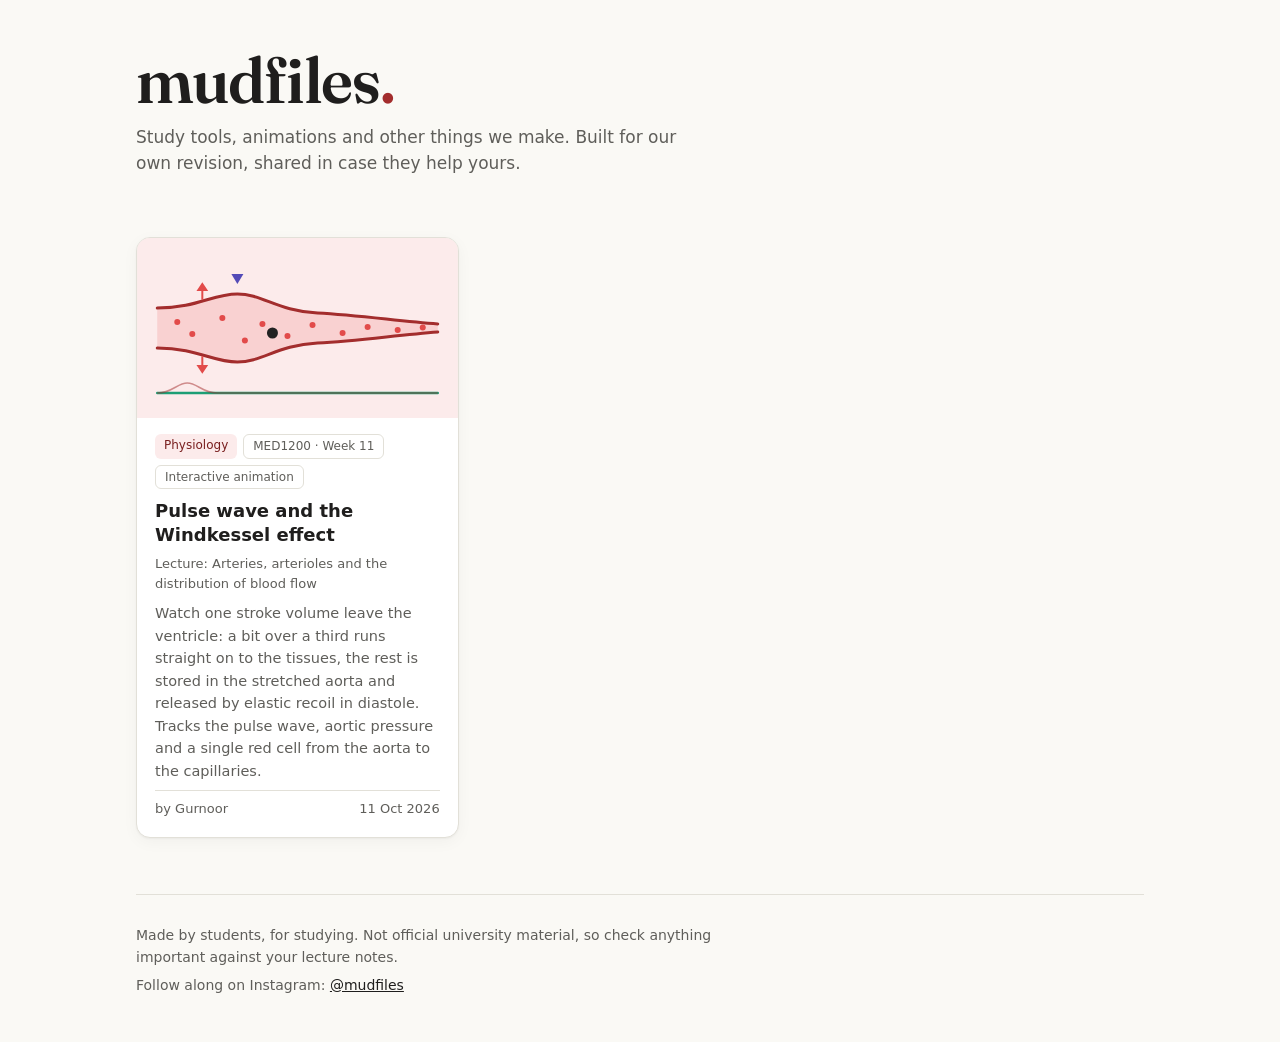
<file: index.html>
<!doctype html>
<html lang="en">
<head>
<meta charset="utf-8">
<meta name="viewport" content="width=device-width, initial-scale=1">
<title>mudfiles</title>
<meta name="description" content="Study tools, animations and other things we make.">
<meta property="og:title" content="mudfiles">
<meta property="og:description" content="Study tools, animations and other things we make.">
<link rel="preconnect" href="https://fonts.googleapis.com">
<link rel="preconnect" href="https://fonts.gstatic.com" crossorigin>
<link href="https://fonts.googleapis.com/css2?family=Fraunces:opsz,wght@9..144,600&display=swap" rel="stylesheet">
<link rel="stylesheet" href="style.css">
</head>
<body>
<div class="wrap">

  <header>
    <h1 class="wordmark">mudfiles<span>.</span></h1>
    <p class="tagline">Study tools, animations and other things we make. Built for our own revision, shared in case they help yours.</p>
  </header>

  <nav class="filters" id="filters" aria-label="Filter by subject"></nav>

  <main class="grid" id="grid"></main>

  <footer>
    <p>Made by students, for studying. Not official university material, so check anything important against your lecture notes.</p>
    <p>Follow along on Instagram: <a href="https://www.instagram.com/mudfiles/">@mudfiles</a></p>
  </footer>

</div>

<script src="posts.js"></script>
<script>
  // Builds the subject filter buttons and the post cards from the POSTS list in posts.js.
  const grid = document.getElementById('grid');
  const filters = document.getElementById('filters');

  // Only academic posts for now. Change to show music later.
  const visible = POSTS
    .filter(p => p.category === 'academic')
    .sort((a, b) => b.date.localeCompare(a.date));

  const subjects = ['All', ...new Set(visible.map(p => p.subject))];
  let current = 'All';

  function el(tag, cls, text) {
    const e = document.createElement(tag);
    if (cls) e.className = cls;
    if (text) e.textContent = text;
    return e;
  }

  function formatDate(iso) {
    return new Date(iso + 'T00:00:00').toLocaleDateString('en-AU', { day: 'numeric', month: 'short', year: 'numeric' });
  }

  function renderFilters() {
    filters.innerHTML = '';
    if (subjects.length <= 2) return; // no point filtering with one subject
    subjects.forEach(s => {
      const b = el('button', 'chip', s);
      b.setAttribute('aria-pressed', s === current);
      b.onclick = () => { current = s; renderFilters(); renderGrid(); };
      filters.appendChild(b);
    });
  }

  function renderGrid() {
    grid.innerHTML = '';
    const list = visible.filter(p => current === 'All' || p.subject === current);
    if (!list.length) { grid.appendChild(el('p', 'empty', 'Nothing here yet.')); return; }

    list.forEach(p => {
      const card = el('a', 'card');
      card.href = p.path;

      if (p.thumb) {
        const img = el('img', 'thumb');
        img.src = p.thumb;
        img.alt = '';
        img.loading = 'lazy';
        card.appendChild(img);
      }

      const body = el('div', 'body');
      const tags = el('div', 'tags');
      tags.appendChild(el('span', 'tag', p.subject));
      if (p.course) tags.appendChild(el('span', 'tag plain', p.course));
      if (p.type) tags.appendChild(el('span', 'tag plain', p.type));
      body.appendChild(tags);

      body.appendChild(el('h2', '', p.title));
      if (p.lecture) body.appendChild(el('p', 'lecture', 'Lecture: ' + p.lecture));
      body.appendChild(el('p', 'desc', p.description));

      const meta = el('div', 'meta');
      meta.appendChild(el('span', '', 'by ' + p.author));
      meta.appendChild(el('span', '', formatDate(p.date)));
      body.appendChild(meta);

      card.appendChild(body);
      grid.appendChild(card);
    });
  }

  renderFilters();
  renderGrid();
</script>
</body>
</html>
</file>
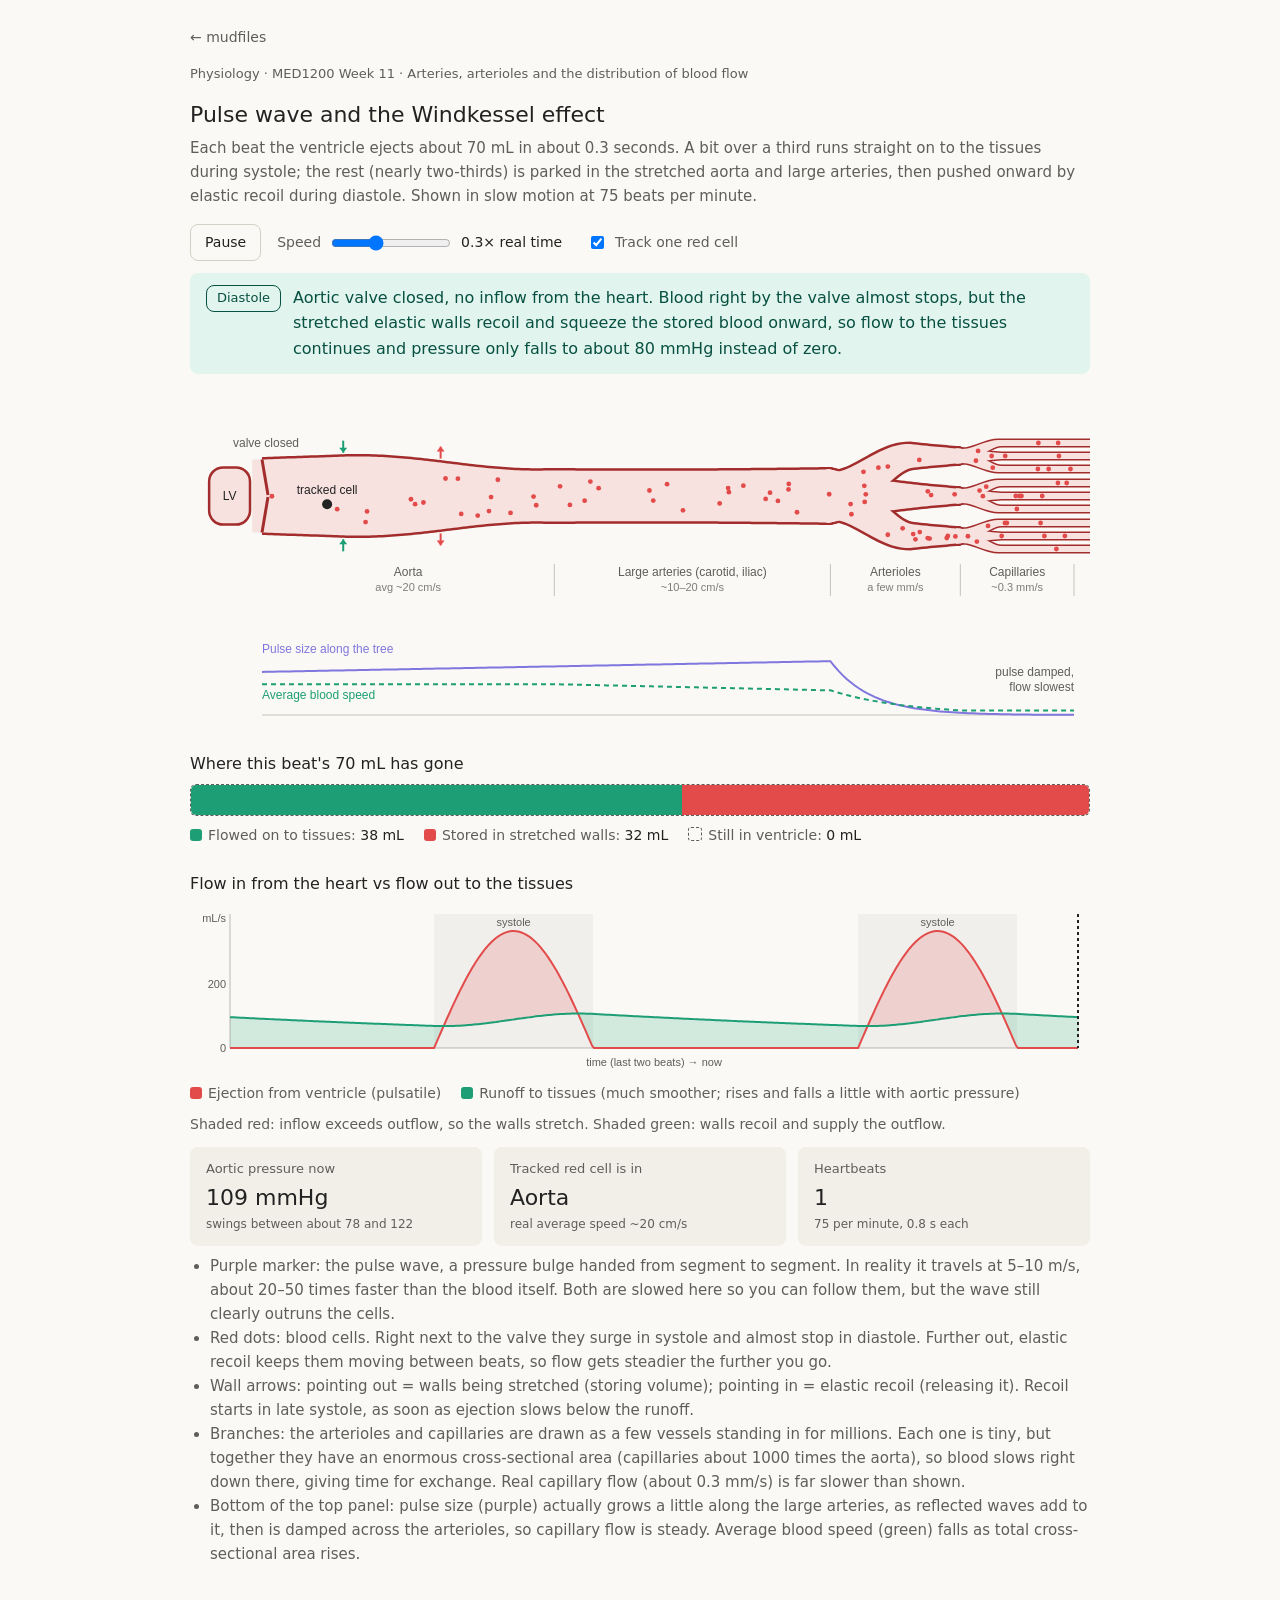
<file: academic/pulse-wave-windkessel/index.html>
<!doctype html>
<html lang="en">
<head>
<meta charset="utf-8">
<meta name="viewport" content="width=device-width, initial-scale=1">
<title>Pulse wave and Windkessel · mudfiles</title>
<meta name="description" content="Interactive animation of the pulse wave and the Windkessel effect in the aorta and large arteries.">
<style>
:root{--bg:#faf9f5;--card:#f1efe8;--text:#222;--muted:#5f5e5a;--border:#d3d1c7;--out:#1D9E75;--st:#E24B4A;--sysbg:#FCEBEB;--systx:#791F1F;--diabg:#E1F5EE;--diatx:#085041;}
@media (prefers-color-scheme: dark){:root{--bg:#1f1e1d;--card:#2c2c2a;--text:#eee;--muted:#b4b2a9;--border:#444441;--out:#5DCAA5;--st:#F09595;--sysbg:#501313;--systx:#F7C1C1;--diabg:#04342C;--diatx:#9FE1CB;}}
body{margin:0;background:var(--bg);color:var(--text);font-family:system-ui,-apple-system,"Segoe UI",sans-serif;line-height:1.6;}
main{max-width:900px;margin:0 auto;padding:24px 16px;}
h1{font-size:22px;font-weight:500;margin:0 0 4px;}
h2{font-size:16px;font-weight:500;margin:24px 0 8px;}
p.sub{color:var(--muted);margin:0 0 16px;font-size:15px;}
.controls{display:flex;flex-wrap:wrap;align-items:center;gap:16px;margin:0 0 12px;font-size:14px;color:var(--muted);}
button{font:inherit;font-size:14px;padding:6px 14px;border-radius:8px;border:1px solid var(--border);background:transparent;color:var(--text);cursor:pointer;}
button:hover{background:var(--card);}
label{display:flex;align-items:center;gap:8px;}
canvas{width:100%;display:block;}
.phase{display:flex;gap:12px;align-items:flex-start;padding:12px 16px;border-radius:8px;margin-bottom:8px;min-height:52px;}
.pill{font-size:13px;font-weight:500;padding:2px 10px;border-radius:8px;border:1px solid currentColor;white-space:nowrap;}
.phase.sys{background:var(--sysbg);color:var(--systx);}
.phase.dia{background:var(--diabg);color:var(--diatx);}
.bar{position:relative;height:30px;border:1px dashed var(--muted);border-radius:6px;overflow:hidden;display:flex;}
.seg{height:100%;}
.seg.out{background:var(--out);}
.seg.st{background:var(--st);}
.legend{display:flex;flex-wrap:wrap;gap:8px 20px;font-size:14px;color:var(--muted);margin-top:8px;}
.legend span b{color:var(--text);font-weight:500;}
.sw{display:inline-block;width:12px;height:12px;border-radius:3px;vertical-align:-1px;margin-right:6px;}
.grid{display:grid;grid-template-columns:repeat(auto-fit,minmax(170px,1fr));gap:12px;margin-top:12px;}
.m{background:var(--card);border-radius:8px;padding:12px 16px;}
.m .l{font-size:13px;color:var(--muted);}
.m .v{font-size:22px;font-weight:500;}
.m .s{font-size:12px;color:var(--muted);}
.mf-back{display:inline-block;font-size:14px;color:var(--muted);text-decoration:none;margin:0 0 16px;}
.mf-back:hover{color:var(--text);}
.mf-src{font-size:13px;color:var(--muted);margin:0 0 12px;}
ul{font-size:15px;color:var(--muted);padding-left:20px;margin-top:8px;}
</style>
</head>
<body>
<main>
<a class="mf-back" href="../../">&larr; mudfiles</a>
<p class="mf-src">Physiology &middot; MED1200 Week 11 &middot; Arteries, arterioles and the distribution of blood flow</p>
<h1>Pulse wave and the Windkessel effect</h1>
<p class="sub">Each beat the ventricle ejects about 70 mL in about 0.3 seconds. A bit over a third runs straight on to the tissues during systole; the rest (nearly two-thirds) is parked in the stretched aorta and large arteries, then pushed onward by elastic recoil during diastole. Shown in slow motion at 75 beats per minute.</p>

<div class="controls">
  <button id="pp">Pause</button>
  <label>Speed <input type="range" id="spd" min="0.05" max="0.75" step="0.05" value="0.3" style="width:120px;"><span id="spdo" style="min-width:110px;color:var(--text);font-weight:500;">0.3× real time</span></label>
  <label><input type="checkbox" id="trk" checked> Track one red cell</label>
</div>

<div id="phase" class="phase sys"><span class="pill" id="pill">Systole</span><span id="ptxt"></span></div>
<canvas id="cv" style="height:345px;"></canvas>

<h2>Where this beat's 70 mL has gone</h2>
<div class="bar"><div class="seg out" id="bOut"></div><div class="seg st" id="bSt"></div></div>
<div class="legend">
  <span><i class="sw" style="background:var(--out)"></i>Flowed on to tissues: <b id="vOut">0 mL</b></span>
  <span><i class="sw" style="background:var(--st)"></i>Stored in stretched walls: <b id="vSt">0 mL</b></span>
  <span><i class="sw" style="border:1px dashed var(--muted)"></i>Still in ventricle: <b id="vLV">70 mL</b></span>
</div>

<h2>Flow in from the heart vs flow out to the tissues</h2>
<canvas id="cv2" style="height:170px;"></canvas>
<div class="legend">
  <span><i class="sw" style="background:var(--st)"></i>Ejection from ventricle (pulsatile)</span>
  <span><i class="sw" style="background:var(--out)"></i>Runoff to tissues (much smoother; rises and falls a little with aortic pressure)</span>
  <span>Shaded red: inflow exceeds outflow, so the walls stretch. Shaded green: walls recoil and supply the outflow.</span>
</div>

<div class="grid">
  <div class="m"><div class="l">Aortic pressure now</div><div class="v" id="mp">0 mmHg</div><div class="s" id="mps"></div></div>
  <div class="m"><div class="l">Tracked red cell is in</div><div class="v" id="mb">Aorta</div><div class="s" id="mbs"></div></div>
  <div class="m"><div class="l">Heartbeats</div><div class="v" id="mh">1</div><div class="s">75 per minute, 0.8 s each</div></div>
</div>
<ul>
  <li>Purple marker: the pulse wave, a pressure bulge handed from segment to segment. In reality it travels at 5–10 m/s, about 20–50 times faster than the blood itself. Both are slowed here so you can follow them, but the wave still clearly outruns the cells.</li>
  <li>Red dots: blood cells. Right next to the valve they surge in systole and almost stop in diastole. Further out, elastic recoil keeps them moving between beats, so flow gets steadier the further you go.</li>
  <li>Wall arrows: pointing out = walls being stretched (storing volume); pointing in = elastic recoil (releasing it). Recoil starts in late systole, as soon as ejection slows below the runoff.</li>
  <li>Branches: the arterioles and capillaries are drawn as a few vessels standing in for millions. Each one is tiny, but together they have an enormous cross-sectional area (capillaries about 1000 times the aorta), so blood slows right down there, giving time for exchange. Real capillary flow (about 0.3 mm/s) is far slower than shown.</li>
  <li>Bottom of the top panel: pulse size (purple) actually grows a little along the large arteries, as reflected waves add to it, then is damped across the arterioles, so capillary flow is steady. Average blood speed (green) falls as total cross-sectional area rises.</li>
</ul>
</main>
<script>
const $=id=>document.getElementById(id);
const cv=$('cv'),ctx=cv.getContext('2d'),cv2=$('cv2'),c2=cv2.getContext('2d');
let W=680,H=345,W2=680,H2=170;
function rs(){const d=window.devicePixelRatio||1;W=cv.clientWidth;cv.width=W*d;cv.height=H*d;ctx.setTransform(d,0,0,d,0,0);W2=cv2.clientWidth;cv2.width=W2*d;cv2.height=H2*d;c2.setTransform(d,0,0,d,0,0);}
rs();window.addEventListener('resize',rs);

// Colours, re-read if the system switches between light and dark mode
const mq=window.matchMedia('(prefers-color-scheme: dark)');
let dark,txt,txp,wallC,lumC,cellC,waveC,envC,outC,stC;
function setColours(){dark=mq.matches;txt=dark?'#b4b2a9':'#5f5e5a';txp=dark?'#eeeeee':'#222222';wallC=dark?'#F09595':'#A32D2D';lumC=dark?'#4a2827':'#f7e2df';cellC=dark?'#F09595':'#E24B4A';waveC=dark?'#AFA9EC':'#534AB7';envC=dark?'#AFA9EC':'#7F77DD';outC=dark?'#5DCAA5':'#1D9E75';stC=dark?'#F09595':'#E24B4A';}
setColours();mq.addEventListener('change',setColours);

// Physiology in real time: 75 beats/min, 70 mL stroke volume, 0.3 s ejection
const T=0.8,TS=0.3,SV=70,QM=SV/T;
// Two-element Windkessel: the big arteries act as one elastic chamber (compliance CP, mL/mmHg)
// draining through the arterioles (resistance RP, mmHg·s/mL). Gives about 120/80 mmHg.
const RP=1.13,CP=1.02;
// Drawing speeds in tube-lengths per second: pulse wave and average aortic blood speed (both slowed, ratio kept realistic)
const C=0.84,V0=0.06,CY=114;
const ph=s=>((s%T)+T)%T;
function Qin(tau){return tau<TS?SV*Math.PI/(2*TS)*Math.sin(Math.PI*tau/TS):0;}
function Ein(tau){return tau<TS?SV/2*(1-Math.cos(Math.PI*tau/TS)):SV;}
// Run the Windkessel for 40 beats so it settles, keeping the last beat's pressure and cumulative outflow
const NS=800,PA=new Float32Array(NS),OA=new Float32Array(NS);
(function(){let P=90;const dt=T/NS/10;for(let cyc=0;cyc<40;cyc++){let out=0;for(let i=0;i<NS;i++){PA[i]=P;OA[i]=out;for(let j=0;j<10;j++){const q=P/RP;out+=q*dt;P+=(Qin((i*10+j)*dt)-q)/CP*dt;}}}})();
const at=(arr,tau)=>arr[Math.min(NS-1,Math.floor(tau/T*NS))];
const P=tau=>at(PA,tau),Qout=tau=>P(tau)/RP;
const Out=tau=>Math.min(at(OA,tau),Ein(tau)); // this beat's blood that has flowed on
const Vst=tau=>Ein(tau)-Out(tau);              // this beat's blood stored in the stretched walls
let PMIN=1e9,PMAX=0,TPK=0;PA.forEach((p,i)=>{if(p<PMIN)PMIN=p;if(p>PMAX){PMAX=p;TPK=i/NS*T;}});
const pn=tau=>(P(tau)-PMIN)/(PMAX-PMIN);

const x0=()=>72,x1=()=>W-16,X=u=>x0()+u*(x1()-x0());
const sm=x=>x<=0?0:x>=1?1:x*x*(3-2*x);
function rad(u){if(u<0.36)return 28-u*8;if(u<0.7)return 25-(u-0.36)*30;if(u<0.86)return 14.8-(u-0.7)*50;return Math.max(3,6.8-(u-0.86)*80);}
function A(u){if(u<0.7)return 1+0.25*(u/0.7);const k=(u-0.7)/0.16;return 1.25*Math.exp(-3.2*k);}
// Average blood speed falls as total cross-sectional area grows.
// Real aorta-to-capillary ratio is about 1000:1; squashed to about 7:1 here so the cells stay visible.
function f(u){if(u<0.36)return 1;if(u<0.7)return 1-0.2*(u-0.36)/0.34;if(u<0.86)return 0.8*Math.pow(0.1875,(u-0.7)/0.16);return 0.15;}
// Flow follows ejection at the valve, the smoother Windkessel runoff further out, and is steady in the capillaries
function qn(u,tau){const m=Math.min(1,u/0.7),k=sm((u-0.7)/0.2);return (1-m)*Qin(tau)/QM+m*((1-k)*Qout(tau)/QM+k);}
function disp(u,t){return A(u)*12*pn(ph(t-u/C));}
function vel(u,t){return V0*f(u)*qn(u,ph(t-u/C));}
// One trunk splits into 3 arterioles, each into 3 capillaries (standing in for millions)
const S1=40,S2=13;
function cy(u,b){return CY+(Math.floor(b/3)-1)*S1*sm((u-0.7)/0.1)+(b%3-1)*S2*sm((u-0.86)/0.05);}
const TUBES=[[0,0.705,4],[0.695,0.87,1],[0.695,0.87,4],[0.695,0.87,7]];for(let b=0;b<9;b++)TUBES.push([0.855,1.04,b]);
function tube(u0,u1,b,extra){
 const pts=[];for(let u=u0;u<u1+0.002;u+=0.004)pts.push([X(u),cy(u,b),rad(u)+disp(u,t)+extra(u)]);
 const L=pts.length,nrm=i=>{const a=pts[Math.max(0,i-1)],c=pts[Math.min(L-1,i+1)],dx=c[0]-a[0],dy=c[1]-a[1],l=Math.hypot(dx,dy)||1;return[-dy/l,dx/l];};
 ctx.beginPath();
 for(let i=0;i<L;i++){const n=nrm(i),p=pts[i];i?ctx.lineTo(p[0]-n[0]*p[2],p[1]-n[1]*p[2]):ctx.moveTo(p[0]-n[0]*p[2],p[1]-n[1]*p[2]);}
 for(let i=L-1;i>=0;i--){const n=nrm(i),p=pts[i];ctx.lineTo(p[0]+n[0]*p[2],p[1]+n[1]*p[2]);}
 ctx.closePath();ctx.fill();
}
const SEGS=[[0,0.36,'Aorta','avg ~20 cm/s'],[0.36,0.7,'Large arteries (carotid, iliac)','~10–20 cm/s','Large arteries'],[0.7,0.86,'Arterioles','a few mm/s'],[0.86,1,'Capillaries','~0.3 mm/s']];
const segOf=u=>SEGS.find(s=>u<s[1])||SEGS[3];
const cell=u=>({u,s:Math.random()*1.6-0.8,b:Math.floor(Math.random()*9)});
// Start the cells spread out the way they settle: more of them where blood moves slowly
const cells=[];while(cells.length<90){const u=Math.random();if(Math.random()<0.15/f(u))cells.push(cell(u));}
const tr=cell(0.02);
let t=0,last=null,run=true,spd=0.3,lastPhase='';
$('spd').oninput=e=>{spd=+e.target.value;$('spdo').textContent=(+spd.toFixed(2))+'× real time';};
$('pp').onclick=()=>{run=!run;$('pp').textContent=run?'Pause':'Play';};
$('mps').textContent='swings between about '+Math.round(PMIN)+' and '+Math.round(PMAX);
const PT={sys:'Aortic valve open. The ventricle ejects faster than blood can drain away through the arterioles, so nearly two-thirds of the stroke volume stretches the aorta and large arteries instead of flowing straight on. Pressure climbs to about 120 mmHg.',
dia:'Aortic valve closed, no inflow from the heart. Blood right by the valve almost stops, but the stretched elastic walls recoil and squeeze the stored blood onward, so flow to the tissues continues and pressure only falls to about 80 mmHg instead of zero.'};
function arrow(x,y,dy){ctx.beginPath();ctx.moveTo(x,y);ctx.lineTo(x,y+dy);ctx.stroke();ctx.beginPath();ctx.moveTo(x,y+dy);ctx.lineTo(x-4,y+dy-Math.sign(dy)*5);ctx.lineTo(x+4,y+dy-Math.sign(dy)*5);ctx.closePath();ctx.fill();}
function draw(){
 const tau=ph(t),sys=tau<TS;
 ctx.clearRect(0,0,W,H);
 const lvFrac=sys?1-0.4*Ein(tau)/SV:0.6+0.4*Math.min(1,(tau-TS)/(T-TS-0.1));
 const lh=80*lvFrac,lw=44*(0.75+0.25*lvFrac);
 ctx.fillStyle=lumC;ctx.strokeStyle=wallC;ctx.lineWidth=2.5;
 ctx.beginPath();ctx.roundRect?ctx.roundRect(60-lw,CY-lh/2,lw,lh,14):ctx.rect(60-lw,CY-lh/2,lw,lh);ctx.fill();ctx.stroke();
 ctx.fillStyle=txp;ctx.font='12px sans-serif';ctx.textAlign='center';ctx.fillText('LV',60-lw/2,CY+4);
 // Vessels: fill every wall outline first, then every lumen on top, so the branch points join cleanly
 ctx.fillStyle=wallC;TUBES.forEach(([a,b,br])=>tube(a,b,br,u=>u<0.86?2.5:1.5));
 ctx.fillStyle=lumC;TUBES.forEach(([a,b,br],i)=>tube(i?a:a-0.012,b,br,()=>0));
 const r0=rad(0)+disp(0,t);ctx.strokeStyle=wallC;ctx.lineWidth=3;ctx.beginPath();
 if(sys){ctx.moveTo(x0(),CY-r0);ctx.lineTo(x0()+16,CY-r0+5);ctx.moveTo(x0(),CY+r0);ctx.lineTo(x0()+16,CY+r0-5);}
 else{ctx.moveTo(x0(),CY-r0);ctx.lineTo(x0()+6,CY-1);ctx.moveTo(x0(),CY+r0);ctx.lineTo(x0()+6,CY+1);}
 ctx.stroke();
 ctx.fillStyle=txt;ctx.font='12px sans-serif';ctx.textAlign='center';ctx.fillText(sys?'valve open':'valve closed',x0()+4,CY-r0-12);
 const cpos=c=>{const r=rad(c.u)+disp(c.u,t);return[X(c.u),cy(c.u,c.b)+c.s*Math.max(0,r-4)];};
 ctx.fillStyle=cellC;
 cells.forEach(c=>{const p=cpos(c);ctx.beginPath();ctx.arc(p[0],p[1],2.4,0,7);ctx.fill();});
 if($('trk').checked){const p=cpos(tr);ctx.beginPath();ctx.arc(p[0],p[1],5,0,7);ctx.fillStyle=txp;ctx.fill();ctx.font='12px sans-serif';ctx.textAlign='center';ctx.fillText('tracked cell',p[0],p[1]-10);}
 [0.1,0.22].forEach(u=>{const lt=ph(t-u/C),net=Qin(lt)-Qout(lt);if(Math.abs(net)<15)return;const out=net>0;const x=X(u),r=rad(u)+disp(u,t);ctx.strokeStyle=out?stC:outC;ctx.fillStyle=out?stC:outC;ctx.lineWidth=2;
  if(out){arrow(x,CY-r-4,-12);arrow(x,CY+r+4,12);}else{arrow(x,CY-r-16,12);arrow(x,CY+r+16,-12);}});
 for(let k=Math.floor(t/T)-3;k<=Math.floor(t/T);k++){const u=(t-k*T-TPK)*C;if(u>0.25&&u<0.7){const x=X(u),yt=CY-rad(u)-disp(u,t)-8;ctx.fillStyle=waveC;ctx.beginPath();ctx.moveTo(x,yt);ctx.lineTo(x-6,yt-10);ctx.lineTo(x+6,yt-10);ctx.closePath();ctx.fill();ctx.font='12px sans-serif';ctx.textAlign='center';ctx.fillText('pulse wave',x,yt-15);}}
 const narrow=W<560;
 SEGS.forEach((s,i)=>{const a=X(s[0]),b=X(s[1]);ctx.font='12px sans-serif';ctx.fillStyle=txt;ctx.textAlign='center';
  const name=s[4]&&ctx.measureText(s[2]).width>b-a-8?s[4]:s[2];
  // On phones: no speed line (the tile below shows it) and the two short segments' names step down, so nothing overlaps
  if(narrow){if(i===3)ctx.textAlign='right';ctx.fillText(name,i===3?W-2:(a+b)/2,CY+80+Math.max(0,i-1)*15);}
  else{ctx.fillText(name,(a+b)/2,CY+80);ctx.font='11px sans-serif';ctx.globalAlpha=0.8;ctx.fillText(s[3],(a+b)/2,CY+95);}
  ctx.strokeStyle=txt;ctx.globalAlpha=0.35;ctx.lineWidth=1;ctx.beginPath();ctx.moveTo(b,CY+68);ctx.lineTo(b,CY+100);ctx.stroke();ctx.globalAlpha=1;});
 const by=H-12,eh=56,N=200;
 ctx.font='12px sans-serif';
 ctx.strokeStyle=txt;ctx.globalAlpha=0.35;ctx.lineWidth=1;ctx.beginPath();ctx.moveTo(x0(),by);ctx.lineTo(x1(),by);ctx.stroke();ctx.globalAlpha=1;
 ctx.strokeStyle=envC;ctx.lineWidth=2;ctx.beginPath();for(let i=0;i<=N;i++){const u=i/N,y=by-eh*A(u)/1.3;i?ctx.lineTo(X(u),y):ctx.moveTo(X(u),y);}ctx.stroke();
 ctx.strokeStyle=outC;ctx.setLineDash([5,4]);ctx.beginPath();for(let i=0;i<=N;i++){const u=i/N,y=by-eh*0.55*f(u);i?ctx.lineTo(X(u),y):ctx.moveTo(X(u),y);}ctx.stroke();ctx.setLineDash([]);
 ctx.textAlign='left';ctx.fillStyle=envC;ctx.fillText('Pulse size along the tree',x0(),by-eh-6);
 ctx.fillStyle=outC;ctx.fillText('Average blood speed',x0(),by-eh*0.55+15);
 ctx.textAlign='right';ctx.fillStyle=txt;if(!narrow){ctx.fillText('pulse damped,',x1(),by-eh*0.55-8);ctx.fillText('flow slowest',x1(),by-eh*0.55+7);}
 drawFlow();
 const o=Out(tau),s=Vst(tau),lv=SV-Ein(tau);
 $('bOut').style.width=(o/SV*100)+'%';$('bSt').style.width=(s/SV*100)+'%';
 $('vOut').textContent=Math.round(o)+' mL';$('vSt').textContent=Math.round(s)+' mL';$('vLV').textContent=Math.round(lv)+' mL';
 $('mp').textContent=Math.round(P(tau))+' mmHg';
 const sg=segOf(tr.u);$('mb').textContent=sg[4]||sg[2];$('mbs').textContent='real average speed '+sg[3].replace('avg ','');
 $('mh').textContent=Math.floor(t/T)+1;
 const p=sys?'sys':'dia';if(p!==lastPhase){lastPhase=p;$('phase').className='phase '+p;$('pill').textContent=sys?'Systole':'Diastole';$('ptxt').textContent=PT[p];}
}
function drawFlow(){
 c2.clearRect(0,0,W2,H2);
 const L=40,R=W2-12,Tp=10,B=H2-26,qmax=420,span=2*T;
 const X2=s=>L+(s-(t-span))/span*(R-L),Y=q=>B-q/qmax*(B-Tp),S=px=>(t-span)+(px-L)/(R-L)*span;
 for(let k=Math.floor((t-span)/T);k<=Math.floor(t/T);k++){const a=Math.max(k*T,t-span),b=Math.min(k*T+TS,t);if(b>a){c2.fillStyle=dark?'rgba(255,255,255,0.05)':'rgba(0,0,0,0.04)';c2.fillRect(X2(a),Tp,X2(b)-X2(a),B-Tp);c2.fillStyle=txt;c2.font='11px sans-serif';c2.textAlign='center';if(X2(b)-X2(a)>40)c2.fillText('systole',(X2(a)+X2(b))/2,Tp+12);}}
 for(let px=L;px<=R;px+=1){const tau=ph(S(px)),q=Qin(tau),qo=Qout(tau);c2.fillStyle=q>qo?(dark?'rgba(240,149,149,0.25)':'rgba(226,75,74,0.18)'):(dark?'rgba(93,202,165,0.25)':'rgba(29,158,117,0.18)');c2.fillRect(px,Math.min(Y(q),Y(qo)),1,Math.abs(Y(q)-Y(qo)));}
 c2.strokeStyle=txt;c2.globalAlpha=0.4;c2.lineWidth=1;c2.beginPath();c2.moveTo(L,Tp);c2.lineTo(L,B);c2.lineTo(R,B);c2.stroke();c2.globalAlpha=1;
 c2.lineWidth=2;
 [[stC,Qin],[outC,Qout]].forEach(([col,fn])=>{c2.strokeStyle=col;c2.beginPath();for(let px=L;px<=R;px+=2){const y=Y(fn(ph(S(px))));px===L?c2.moveTo(px,y):c2.lineTo(px,y);}c2.stroke();});
 c2.fillStyle=txt;c2.font='11px sans-serif';c2.textAlign='right';c2.fillText('mL/s',L-4,Tp+8);c2.fillText('200',L-4,Y(200)+4);c2.fillText('0',L-4,B+4);
 c2.textAlign='center';c2.fillText('time (last two beats) → now',(L+R)/2,H2-8);
 c2.strokeStyle=txp;c2.setLineDash([3,3]);c2.beginPath();c2.moveTo(R,Tp);c2.lineTo(R,B);c2.stroke();c2.setLineDash([]);
}
function step(ts){
 if(last===null)last=ts;let dt=Math.min(0.05,(ts-last)/1000);last=ts;
 if(run){dt*=spd;t+=dt;
  cells.forEach(c=>{c.u+=Math.max(0.0005,vel(c.u,t))*dt;if(c.u>1)Object.assign(c,cell(0));});
  tr.u+=Math.max(0.0005,vel(tr.u,t))*dt;if(tr.u>1)Object.assign(tr,cell(0.02));
 }
 draw();requestAnimationFrame(step);
}
requestAnimationFrame(step);
</script>
</body>
</html>
</file>
<file: style.css>
:root {
  --bg: #faf9f5;
  --card: #ffffff;
  --card-hover: #f1efe8;
  --text: #1f1e1d;
  --muted: #5f5e5a;
  --border: #e2e0d8;
  --accent: #A32D2D;
  --tag-bg: #FCEBEB;
  --tag-tx: #791F1F;
  --shadow: 0 1px 2px rgba(0,0,0,0.04), 0 4px 16px rgba(0,0,0,0.04);
}
@media (prefers-color-scheme: dark) {
  :root {
    --bg: #1f1e1d;
    --card: #2a2927;
    --card-hover: #33322f;
    --text: #eeeeec;
    --muted: #b4b2a9;
    --border: #3d3c39;
    --accent: #F09595;
    --tag-bg: #501313;
    --tag-tx: #F7C1C1;
    --shadow: none;
  }
}

* { box-sizing: border-box; }

body {
  margin: 0;
  background: var(--bg);
  color: var(--text);
  font-family: system-ui, -apple-system, "Segoe UI", sans-serif;
  line-height: 1.55;
}

.wrap { max-width: 1040px; margin: 0 auto; padding: 0 16px; }

/* Header */
header { padding: 48px 0 28px; }
.wordmark {
  font-family: "Fraunces", Georgia, serif;
  font-weight: 600;
  font-size: clamp(40px, 8vw, 64px);
  letter-spacing: -0.02em;
  line-height: 1;
  margin: 0;
}
.wordmark span { color: var(--accent); }
.tagline { color: var(--muted); font-size: 17px; margin: 12px 0 0; max-width: 560px; }

/* Section tabs and subject filter */
.filters { display: flex; flex-wrap: wrap; gap: 8px; margin: 8px 0 24px; }
.chip {
  font: inherit; font-size: 14px;
  padding: 6px 14px;
  border-radius: 999px;
  border: 1px solid var(--border);
  background: transparent;
  color: var(--muted);
  cursor: pointer;
}
.chip:hover { color: var(--text); border-color: var(--muted); }
.chip[aria-pressed="true"] { background: var(--text); border-color: var(--text); color: var(--bg); }

/* Post grid */
.grid {
  display: grid;
  grid-template-columns: repeat(auto-fill, minmax(290px, 1fr));
  gap: 20px;
}
.card {
  display: flex; flex-direction: column;
  background: var(--card);
  border: 1px solid var(--border);
  border-radius: 14px;
  overflow: hidden;
  text-decoration: none;
  color: inherit;
  box-shadow: var(--shadow);
  transition: transform 0.15s ease, background 0.15s ease;
}
.card:hover { transform: translateY(-2px); background: var(--card-hover); }
.card:focus-visible { outline: 2px solid var(--accent); outline-offset: 2px; }
.thumb { aspect-ratio: 16 / 9; width: 100%; object-fit: cover; display: block; background: var(--card-hover); }
.body { padding: 16px 18px 18px; display: flex; flex-direction: column; gap: 8px; flex: 1; }
.tags { display: flex; flex-wrap: wrap; gap: 6px; }
.tag { font-size: 12px; font-weight: 500; padding: 2px 9px; border-radius: 6px; background: var(--tag-bg); color: var(--tag-tx); }
.tag.plain { background: transparent; border: 1px solid var(--border); color: var(--muted); }
.card h2 { font-size: 18px; font-weight: 600; margin: 2px 0 0; line-height: 1.3; }
.lecture { font-size: 13px; color: var(--muted); margin: 0; }
.desc { font-size: 14.5px; color: var(--muted); margin: 0; flex: 1; }
.meta { font-size: 13px; color: var(--muted); display: flex; justify-content: space-between; gap: 8px; padding-top: 8px; border-top: 1px solid var(--border); }

.empty { color: var(--muted); padding: 40px 0; }

/* Footer */
footer { margin: 56px 0 0; padding: 24px 0 40px; border-top: 1px solid var(--border); color: var(--muted); font-size: 14px; }
footer a { color: var(--text); }
footer p { margin: 6px 0; max-width: 640px; }
</file>
